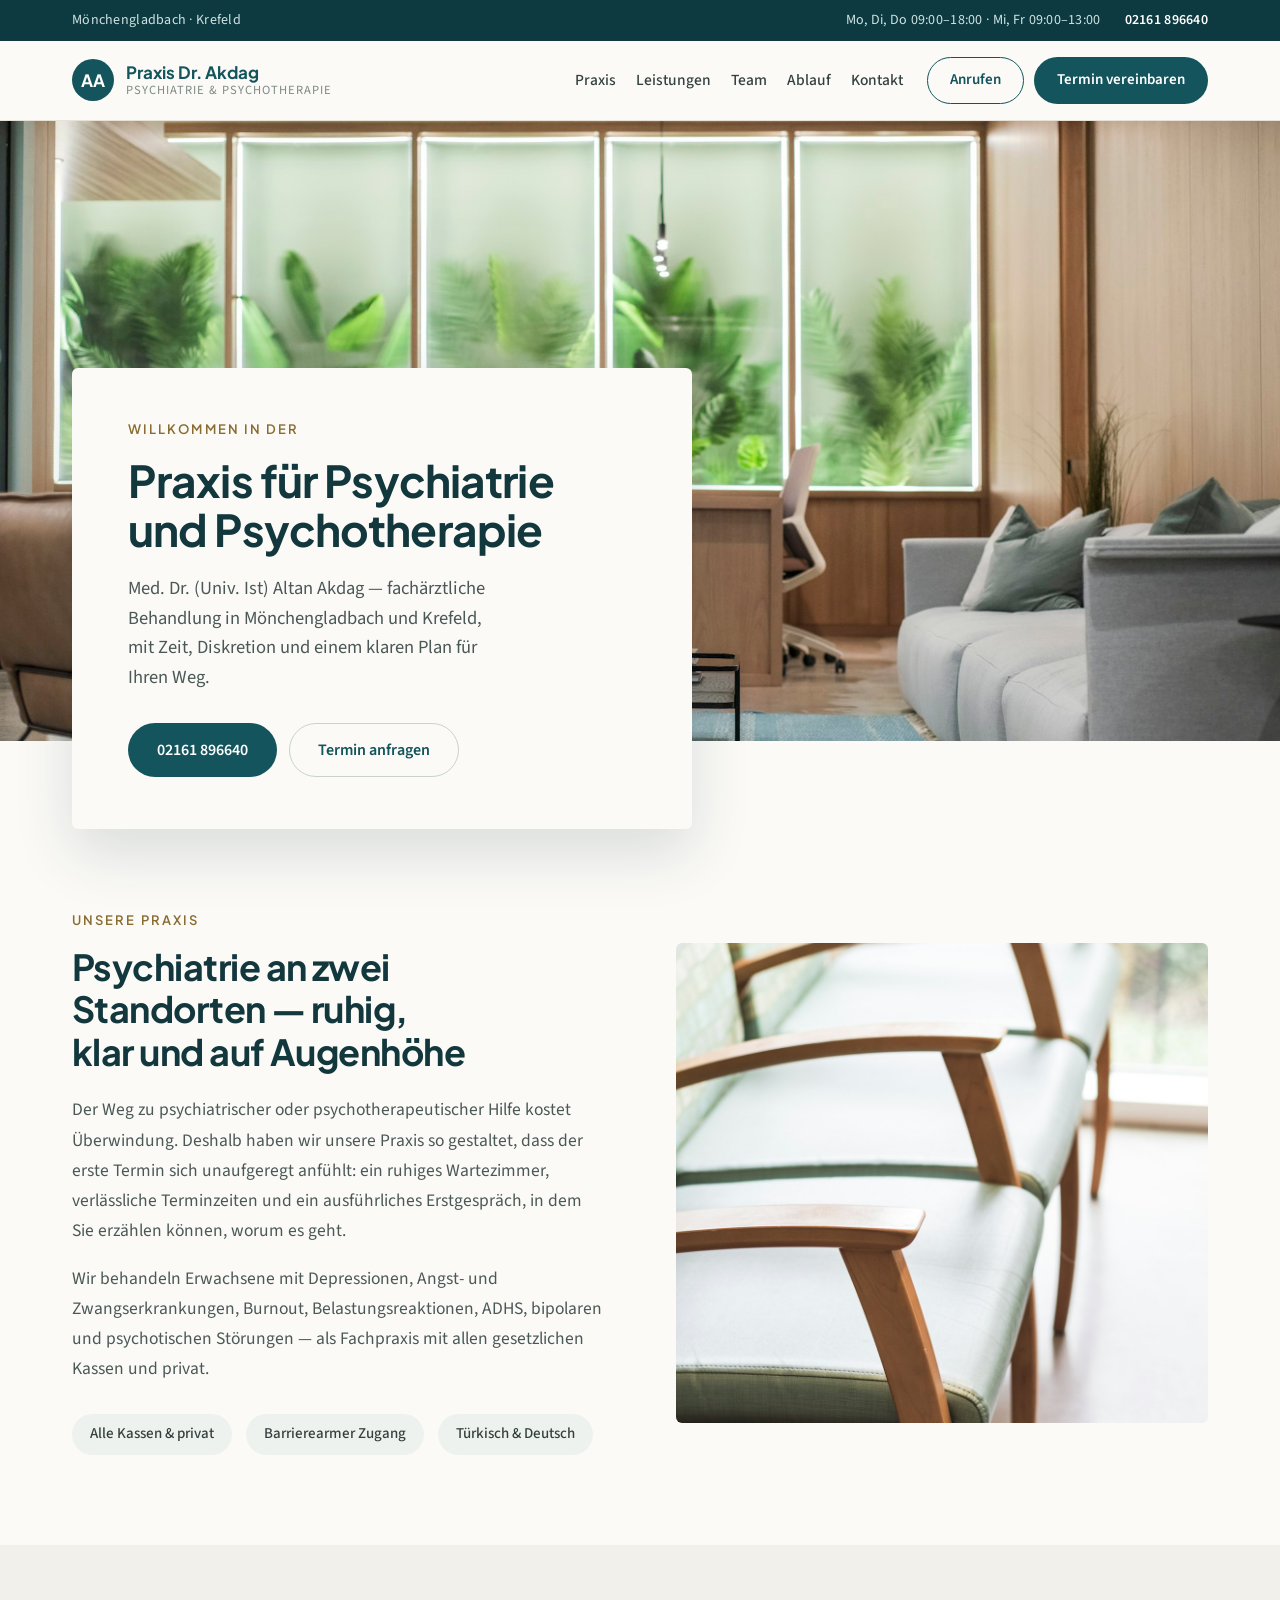
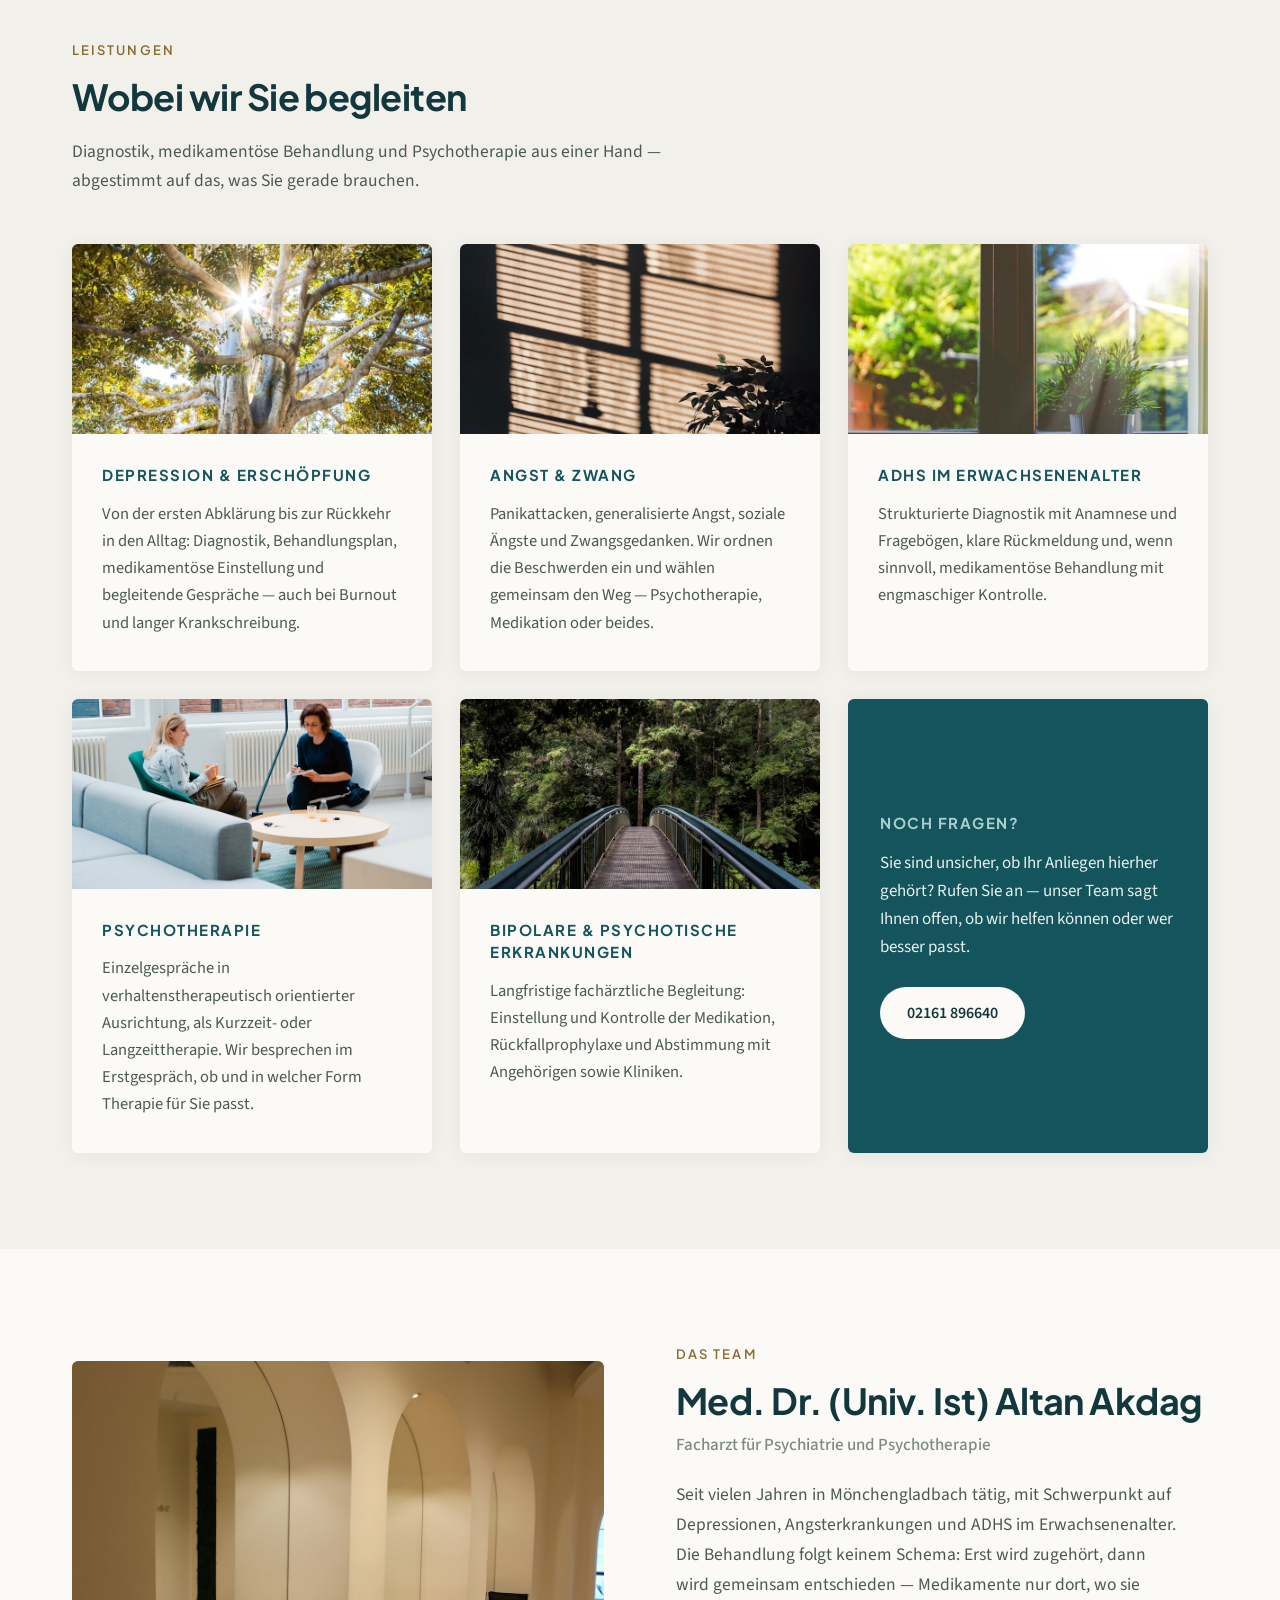
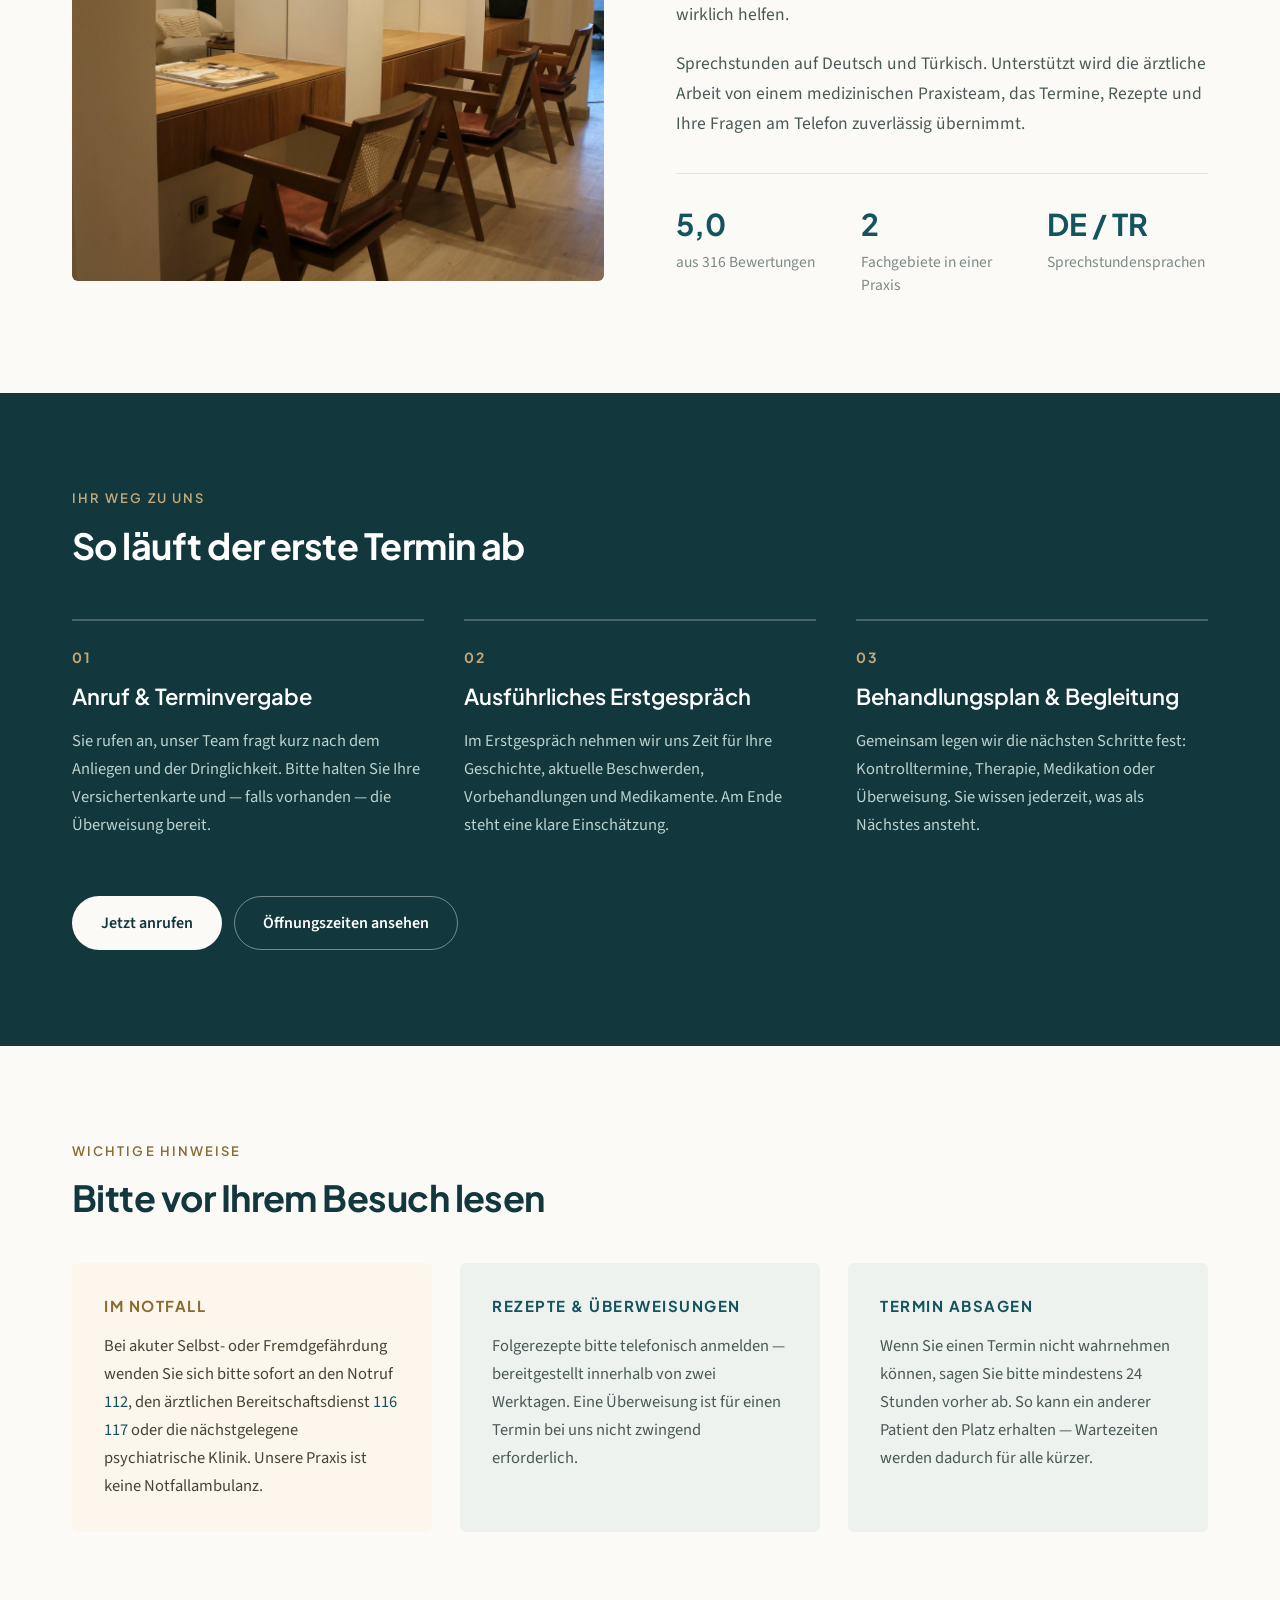
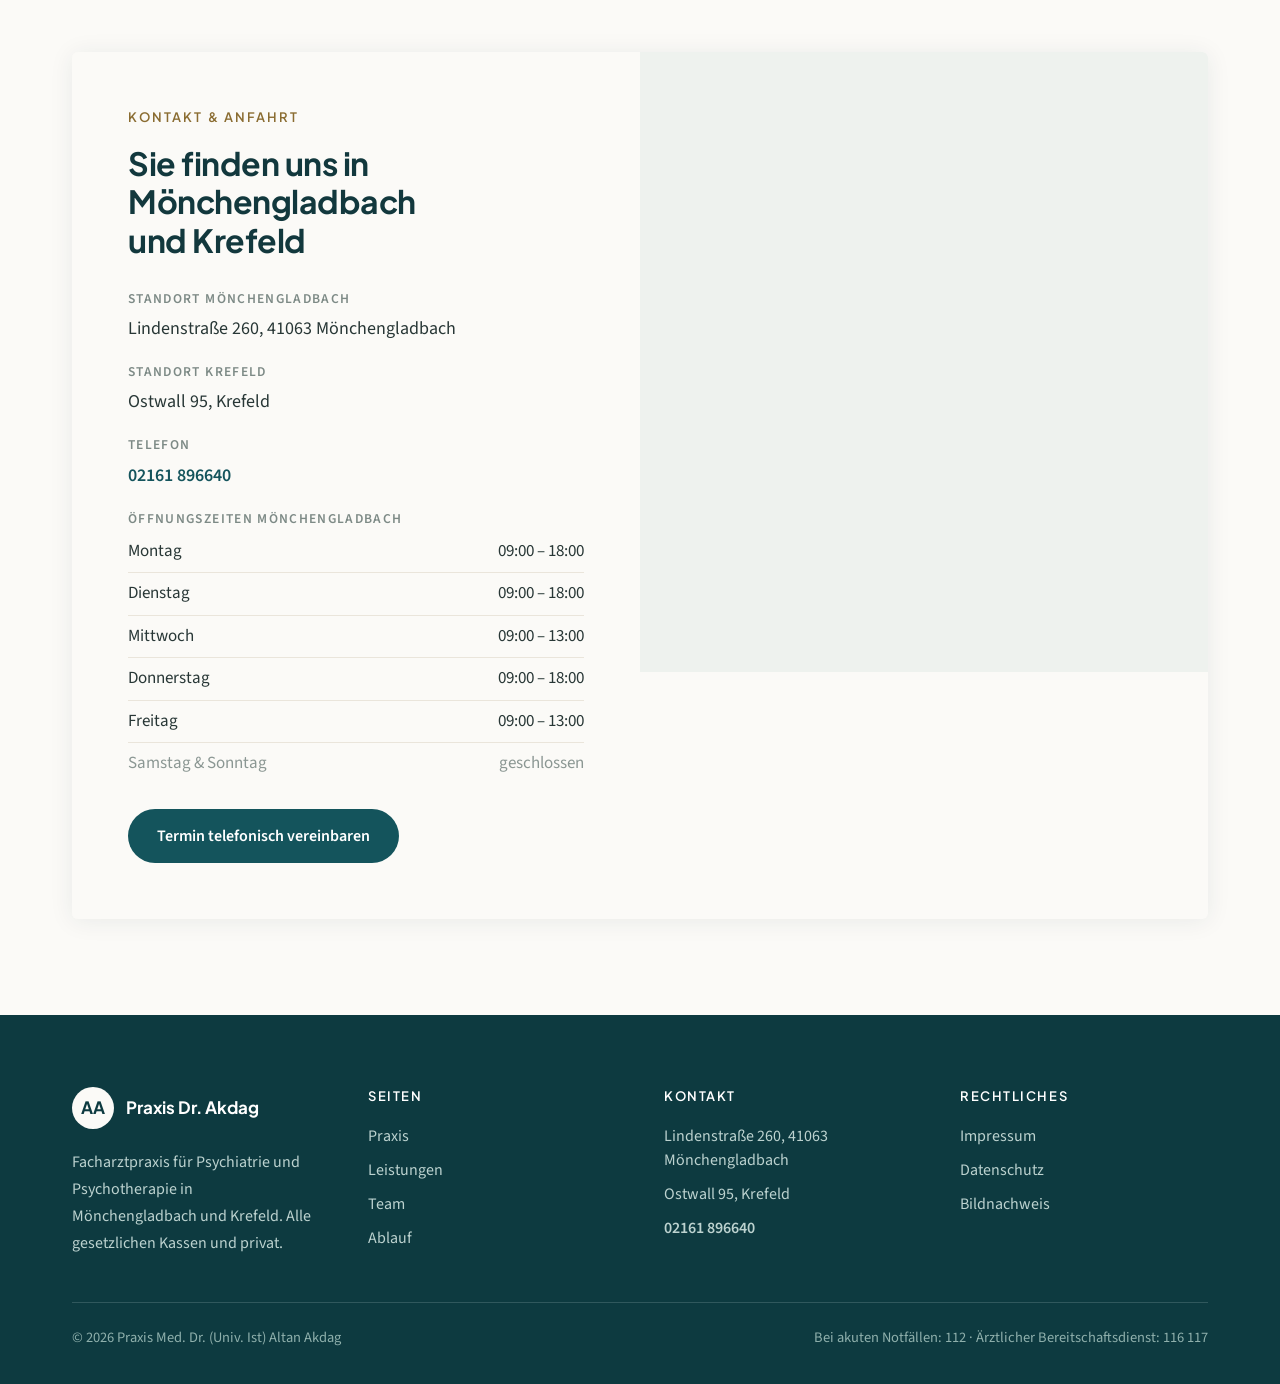
<file: index.html>
<!DOCTYPE html>
<html lang="de">
<head>
<meta charset="utf-8">
<meta name="viewport" content="width=device-width, initial-scale=1">
<title>Praxis Dr. Altan Akdag — Psychiatrie und Psychotherapie Mönchengladbach</title>
<meta name="description" content="Facharztpraxis für Psychiatrie und Psychotherapie in Mönchengladbach und Krefeld. Med. Dr. (Univ. Ist) Altan Akdag — Depression, Angst, ADHS, Psychotherapie. Alle Kassen und privat. Termine: 02161 896640.">
<meta name="theme-color" content="#14545c">
<meta property="og:type" content="website">
<meta property="og:locale" content="de_DE">
<meta property="og:title" content="Praxis Dr. Altan Akdag — Psychiatrie und Psychotherapie Mönchengladbach">
<meta property="og:description" content="Fachärztliche Behandlung in Mönchengladbach, mit Zeit, Diskretion und einem klaren Plan für Ihren Weg.">
<meta property="og:image" content="assets/img/hero-praxis.jpg">
<link rel="icon" href="data:image/svg+xml,%3Csvg xmlns='http://www.w3.org/2000/svg' viewBox='0 0 64 64'%3E%3Ccircle cx='32' cy='32' r='32' fill='%2314545c'/%3E%3Ctext x='32' y='43' font-family='Helvetica,Arial,sans-serif' font-size='28' font-weight='700' fill='%23ffffff' text-anchor='middle'%3EAA%3C/text%3E%3C/svg%3E">
<link rel="preconnect" href="https://fonts.googleapis.com">
<link rel="preconnect" href="https://fonts.gstatic.com" crossorigin>
<link href="https://fonts.googleapis.com/css2?family=Plus+Jakarta+Sans:wght@400;500;600;700&family=Source+Sans+3:wght@300;400;500;600&display=swap" rel="stylesheet">
<link rel="stylesheet" href="assets/css/style.css">
</head>
<body>

<a class="skip-link" href="#top">Zum Inhalt springen</a>

<div class="topbar">
  <div class="wrap">
    <span class="topbar__orte">Mönchengladbach · Krefeld</span>
    <span class="topbar__right">
      <span class="topbar__hours">Mo, Di, Do 09:00–18:00 · Mi, Fr 09:00–13:00</span>
      <a href="tel:+492161896640">02161 896640</a>
    </span>
  </div>
</div>

<header class="header">
  <div class="wrap">
    <a class="brand" href="#top">
      <span class="brand__mark" aria-hidden="true">AA</span>
      <span class="brand__text">
        <span class="brand__name">Praxis Dr. Akdag</span>
        <span class="brand__sub">Psychiatrie &amp; Psychotherapie</span>
      </span>
    </a>

    <input class="nav-toggle" type="checkbox" id="nav-toggle" hidden>
    <label class="nav-toggle__btn" for="nav-toggle" aria-label="Menü öffnen und schließen">
      <span></span><span></span><span></span>
    </label>

    <div class="header__menu">
      <nav class="nav" aria-label="Hauptnavigation">
        <a href="#praxis">Praxis</a>
        <a href="#leistungen">Leistungen</a>
        <a href="#team">Team</a>
        <a href="#ablauf">Ablauf</a>
        <a href="#kontakt">Kontakt</a>
      </nav>

      <div class="header__actions">
        <a class="btn btn--sm btn--ghost" href="tel:+492161896640">Anrufen</a>
        <a class="btn btn--sm btn--primary" href="#kontakt">Termin vereinbaren</a>
      </div>
    </div>
  </div>
</header>

<main id="top">

  <section class="hero">
    <div class="hero__media">
      <img src="assets/img/hero-praxis.jpg" alt="Heller, ruhiger Wartebereich der Praxis mit Sesseln, Sofa und Pflanzen vor Milchglasfenstern" width="1800" height="1200" fetchpriority="high">
    </div>
    <div class="hero__wrap">
      <div class="hero__card">
        <p class="eyebrow">Willkommen in der</p>
        <h1 class="hero__title">Praxis für Psychiatrie und Psychotherapie</h1>
        <p class="hero__text">Med. Dr. (Univ. Ist) Altan Akdag — fachärztliche Behandlung in Mönchengladbach und Krefeld, mit Zeit, Diskretion und einem klaren Plan für Ihren Weg.</p>
        <div class="btn-row">
          <a class="btn btn--primary" href="tel:+492161896640">02161 896640</a>
          <a class="btn btn--ghost" href="#kontakt">Termin anfragen</a>
        </div>
      </div>
    </div>
  </section>

  <section class="wrap split" id="praxis">
    <div>
      <p class="eyebrow">Unsere Praxis</p>
      <h2 class="h-section">Psychiatrie an zwei Standorten — ruhig, klar und auf Augenhöhe</h2>
      <p class="lead" style="margin-top:22px;">Der Weg zu psychiatrischer oder psychotherapeutischer Hilfe kostet Überwindung. Deshalb haben wir unsere Praxis so gestaltet, dass der erste Termin sich unaufgeregt anfühlt: ein ruhiges Wartezimmer, verlässliche Terminzeiten und ein ausführliches Erstgespräch, in dem Sie erzählen können, worum es geht.</p>
      <p class="lead">Wir behandeln Erwachsene mit Depressionen, Angst- und Zwangserkrankungen, Burnout, Belastungsreaktionen, ADHS, bipolaren und psychotischen Störungen — als Fachpraxis mit allen gesetzlichen Kassen und privat.</p>
      <div class="tags">
        <span class="tag">Alle Kassen &amp; privat</span>
        <span class="tag">Barrierearmer Zugang</span>
        <span class="tag">Türkisch &amp; Deutsch</span>
      </div>
    </div>
    <div class="split__media">
      <img src="assets/img/wartezimmer.jpg" alt="Holzsessel mit hellgrünen Polstern im Wartebereich, daneben ein Fenster mit Tageslicht" width="1100" height="1400" loading="lazy">
    </div>
  </section>

  <section class="leistungen" id="leistungen">
    <div class="wrap">
      <div class="leistungen__intro">
        <p class="eyebrow">Leistungen</p>
        <h2 class="h-section">Wobei wir Sie begleiten</h2>
        <p>Diagnostik, medikamentöse Behandlung und Psychotherapie aus einer Hand — abgestimmt auf das, was Sie gerade brauchen.</p>
      </div>

      <div class="cards">

        <article class="card">
          <div class="card__media"><img src="assets/img/leistung-depression.jpg" alt="Sonnenlicht fällt durch die Äste eines großen Baumes" width="800" height="600" loading="lazy"></div>
          <div class="card__body">
            <h3 class="card__title">Depression &amp; Erschöpfung</h3>
            <p class="card__text">Von der ersten Abklärung bis zur Rückkehr in den Alltag: Diagnostik, Behandlungsplan, medikamentöse Einstellung und begleitende Gespräche — auch bei Burnout und langer Krankschreibung.</p>
          </div>
        </article>

        <article class="card">
          <div class="card__media"><img src="assets/img/leistung-angst.jpg" alt="Ruhiger Raum mit Lichtstreifen einer Jalousie an der Wand und einer Zimmerpflanze" width="800" height="600" loading="lazy"></div>
          <div class="card__body">
            <h3 class="card__title">Angst &amp; Zwang</h3>
            <p class="card__text">Panikattacken, generalisierte Angst, soziale Ängste und Zwangsgedanken. Wir ordnen die Beschwerden ein und wählen gemeinsam den Weg — Psychotherapie, Medikation oder beides.</p>
          </div>
        </article>

        <article class="card">
          <div class="card__media"><img src="assets/img/leistung-adhs.jpg" alt="Grüne Pflanze auf einer Fensterbank vor geöffnetem Fenster" width="800" height="600" loading="lazy"></div>
          <div class="card__body">
            <h3 class="card__title">ADHS im Erwachsenenalter</h3>
            <p class="card__text">Strukturierte Diagnostik mit Anamnese und Fragebögen, klare Rückmeldung und, wenn sinnvoll, medikamentöse Behandlung mit engmaschiger Kontrolle.</p>
          </div>
        </article>

        <article class="card">
          <div class="card__media"><img src="assets/img/leistung-therapie.jpg" alt="Zwei Personen im Gespräch in einem hellen Raum mit Sesseln und Sofa" width="800" height="600" loading="lazy"></div>
          <div class="card__body">
            <h3 class="card__title">Psychotherapie</h3>
            <p class="card__text">Einzelgespräche in verhaltenstherapeutisch orientierter Ausrichtung, als Kurzzeit- oder Langzeittherapie. Wir besprechen im Erstgespräch, ob und in welcher Form Therapie für Sie passt.</p>
          </div>
        </article>

        <article class="card">
          <div class="card__media"><img src="assets/img/leistung-bipolar.jpg" alt="Ein schmaler Steg führt durch dichten, grünen Wald" width="800" height="600" loading="lazy"></div>
          <div class="card__body">
            <h3 class="card__title">Bipolare &amp; psychotische Erkrankungen</h3>
            <p class="card__text">Langfristige fachärztliche Begleitung: Einstellung und Kontrolle der Medikation, Rückfallprophylaxe und Abstimmung mit Angehörigen sowie Kliniken.</p>
          </div>
        </article>

        <article class="card card--cta">
          <h3 class="card__title">Noch Fragen?</h3>
          <p class="card__text">Sie sind unsicher, ob Ihr Anliegen hierher gehört? Rufen Sie an — unser Team sagt Ihnen offen, ob wir helfen können oder wer besser passt.</p>
          <a class="btn btn--light" href="tel:+492161896640">02161 896640</a>
        </article>

      </div>
    </div>
  </section>

  <section class="wrap split" id="team">
    <div class="split__media">
      <img src="assets/img/team-praxisraum.jpg" alt="Ruhige Sprechzimmer-Nischen mit Holzstühlen und warmem Licht" width="1100" height="1400" loading="lazy">
    </div>
    <div>
      <p class="eyebrow">Das Team</p>
      <h2 class="h-section">Med. Dr. (Univ. Ist) Altan Akdag</h2>
      <p class="role">Facharzt für Psychiatrie und Psychotherapie</p>
      <p class="lead" style="margin-top:22px;">Seit vielen Jahren in Mönchengladbach tätig, mit Schwerpunkt auf Depressionen, Angsterkrankungen und ADHS im Erwachsenenalter. Die Behandlung folgt keinem Schema: Erst wird zugehört, dann wird gemeinsam entschieden — Medikamente nur dort, wo sie wirklich helfen.</p>
      <p class="lead">Sprechstunden auf Deutsch und Türkisch. Unterstützt wird die ärztliche Arbeit von einem medizinischen Praxisteam, das Termine, Rezepte und Ihre Fragen am Telefon zuverlässig übernimmt.</p>
      <div class="facts">
        <div>
          <p class="facts__num">5,0</p>
          <p class="facts__label">aus 316 Bewertungen</p>
        </div>
        <div>
          <p class="facts__num">2</p>
          <p class="facts__label">Fachgebiete in einer Praxis</p>
        </div>
        <div>
          <p class="facts__num">DE / TR</p>
          <p class="facts__label">Sprechstundensprachen</p>
        </div>
      </div>
    </div>
  </section>

  <section class="ablauf" id="ablauf">
    <div class="wrap">
      <div style="max-width:640px;">
        <p class="eyebrow eyebrow--light">Ihr Weg zu uns</p>
        <h2 class="h-section h-section--light">So läuft der erste Termin ab</h2>
      </div>
      <div class="steps">
        <div class="step">
          <p class="step__num">01</p>
          <h3 class="step__title">Anruf &amp; Terminvergabe</h3>
          <p class="step__text">Sie rufen an, unser Team fragt kurz nach dem Anliegen und der Dringlichkeit. Bitte halten Sie Ihre Versichertenkarte und — falls vorhanden — die Überweisung bereit.</p>
        </div>
        <div class="step">
          <p class="step__num">02</p>
          <h3 class="step__title">Ausführliches Erstgespräch</h3>
          <p class="step__text">Im Erstgespräch nehmen wir uns Zeit für Ihre Geschichte, aktuelle Beschwerden, Vorbehandlungen und Medikamente. Am Ende steht eine klare Einschätzung.</p>
        </div>
        <div class="step">
          <p class="step__num">03</p>
          <h3 class="step__title">Behandlungsplan &amp; Begleitung</h3>
          <p class="step__text">Gemeinsam legen wir die nächsten Schritte fest: Kontrolltermine, Therapie, Medikation oder Überweisung. Sie wissen jederzeit, was als Nächstes ansteht.</p>
        </div>
      </div>
      <div class="btn-row">
        <a class="btn btn--light" href="tel:+492161896640">Jetzt anrufen</a>
        <a class="btn btn--outline-light" href="#kontakt">Öffnungszeiten ansehen</a>
      </div>
    </div>
  </section>

  <section class="wrap hinweise">
    <p class="eyebrow">Wichtige Hinweise</p>
    <h2 class="h-section">Bitte vor Ihrem Besuch lesen</h2>
    <div class="notes">
      <div class="note note--warn">
        <h3 class="note__title">Im Notfall</h3>
        <p class="note__text">Bei akuter Selbst- oder Fremdgefährdung wenden Sie sich bitte sofort an den Notruf <a href="tel:112">112</a>, den ärztlichen Bereitschaftsdienst <a href="tel:116117">116 117</a> oder die nächstgelegene psychiatrische Klinik. Unsere Praxis ist keine Notfallambulanz.</p>
      </div>
      <div class="note">
        <h3 class="note__title">Rezepte &amp; Überweisungen</h3>
        <p class="note__text">Folgerezepte bitte telefonisch anmelden — bereitgestellt innerhalb von zwei Werktagen. Eine Überweisung ist für einen Termin bei uns nicht zwingend erforderlich.</p>
      </div>
      <div class="note">
        <h3 class="note__title">Termin absagen</h3>
        <p class="note__text">Wenn Sie einen Termin nicht wahrnehmen können, sagen Sie bitte mindestens 24 Stunden vorher ab. So kann ein anderer Patient den Platz erhalten — Wartezeiten werden dadurch für alle kürzer.</p>
      </div>
    </div>
  </section>

  <section class="wrap kontakt" id="kontakt">
    <div class="kontakt__grid">
      <div class="kontakt__panel">
        <p class="eyebrow">Kontakt &amp; Anfahrt</p>
        <h2 class="h-section">Sie finden uns in Mönchengladbach und Krefeld</h2>
        <div class="kontakt__list">
          <div>
            <p class="kontakt__label">Standort Mönchengladbach</p>
            <p class="kontakt__value">Lindenstraße 260, 41063 Mönchengladbach</p>
          </div>
          <div>
            <p class="kontakt__label">Standort Krefeld</p>
            <p class="kontakt__value">Ostwall 95, Krefeld</p>
          </div>
          <div>
            <p class="kontakt__label">Telefon</p>
            <p class="kontakt__value"><a href="tel:+492161896640">02161 896640</a></p>
          </div>
          <div>
            <p class="kontakt__label">Öffnungszeiten Mönchengladbach</p>
            <div class="hours">
              <div class="hours__row"><span>Montag</span><span>09:00 – 18:00</span></div>
              <div class="hours__row"><span>Dienstag</span><span>09:00 – 18:00</span></div>
              <div class="hours__row"><span>Mittwoch</span><span>09:00 – 13:00</span></div>
              <div class="hours__row"><span>Donnerstag</span><span>09:00 – 18:00</span></div>
              <div class="hours__row"><span>Freitag</span><span>09:00 – 13:00</span></div>
              <div class="hours__row"><span>Samstag &amp; Sonntag</span><span>geschlossen</span></div>
            </div>
          </div>
        </div>
        <a class="btn btn--primary" href="tel:+492161896640">Termin telefonisch vereinbaren</a>
      </div>
      <iframe
        class="kontakt__map"
        title="Karte: Lindenstraße 260, 41063 Mönchengladbach"
        src="https://www.google.com/maps?q=Lindenstra%C3%9Fe%20260%2C%2041063%20M%C3%B6nchengladbach&amp;hl=de&amp;output=embed"
        loading="lazy"
        referrerpolicy="no-referrer-when-downgrade"
        allowfullscreen></iframe>
    </div>
  </section>

</main>

<footer class="footer">
  <div class="wrap">
    <div class="footer__grid">
      <div>
        <div class="brand">
          <span class="brand__mark" aria-hidden="true">AA</span>
          <span class="brand__name">Praxis Dr. Akdag</span>
        </div>
        <p class="footer__about">Facharztpraxis für Psychiatrie und Psychotherapie in Mönchengladbach und Krefeld. Alle gesetzlichen Kassen und privat.</p>
      </div>
      <div>
        <h2>Seiten</h2>
        <div class="footer__list">
          <a href="#praxis">Praxis</a>
          <a href="#leistungen">Leistungen</a>
          <a href="#team">Team</a>
          <a href="#ablauf">Ablauf</a>
        </div>
      </div>
      <div>
        <h2>Kontakt</h2>
        <div class="footer__list">
          <span>Lindenstraße 260, 41063 Mönchengladbach</span>
          <span>Ostwall 95, Krefeld</span>
          <a class="footer__phone" href="tel:+492161896640">02161 896640</a>
        </div>
      </div>
      <div>
        <h2>Rechtliches</h2>
        <div class="footer__list">
          <a href="impressum.html">Impressum</a>
          <a href="datenschutz.html">Datenschutz</a>
          <a href="impressum.html#bildnachweis">Bildnachweis</a>
        </div>
      </div>
    </div>
    <div class="footer__bottom">
      <span>© 2026 Praxis Med. Dr. (Univ. Ist) Altan Akdag</span>
      <span>Bei akuten Notfällen: 112 · Ärztlicher Bereitschaftsdienst: 116 117</span>
    </div>
  </div>
</footer>

<script>
  // Mobilmenü nach dem Antippen eines Links wieder schließen
  document.querySelectorAll('.header__menu a').forEach(function (link) {
    link.addEventListener('click', function () {
      document.getElementById('nav-toggle').checked = false;
    });
  });
</script>

<script type="application/ld+json">
{
  "@context": "https://schema.org",
  "@type": "MedicalClinic",
  "name": "Praxis Med. Dr. (Univ. Ist) Altan Akdag — Facharzt für Psychiatrie und Psychotherapie",
  "medicalSpecialty": "Psychiatric",
  "address": {
    "@type": "PostalAddress",
    "streetAddress": "Lindenstraße 260",
    "postalCode": "41063",
    "addressLocality": "Mönchengladbach",
    "addressCountry": "DE"
  },
  "telephone": "+49 2161 896640",
  "availableLanguage": ["de", "tr"],
  "openingHoursSpecification": [
    { "@type": "OpeningHoursSpecification", "dayOfWeek": ["Monday", "Tuesday", "Thursday"], "opens": "09:00", "closes": "18:00" },
    { "@type": "OpeningHoursSpecification", "dayOfWeek": ["Wednesday", "Friday"], "opens": "09:00", "closes": "13:00" }
  ]
}
</script>

</body>
</html>
</file>
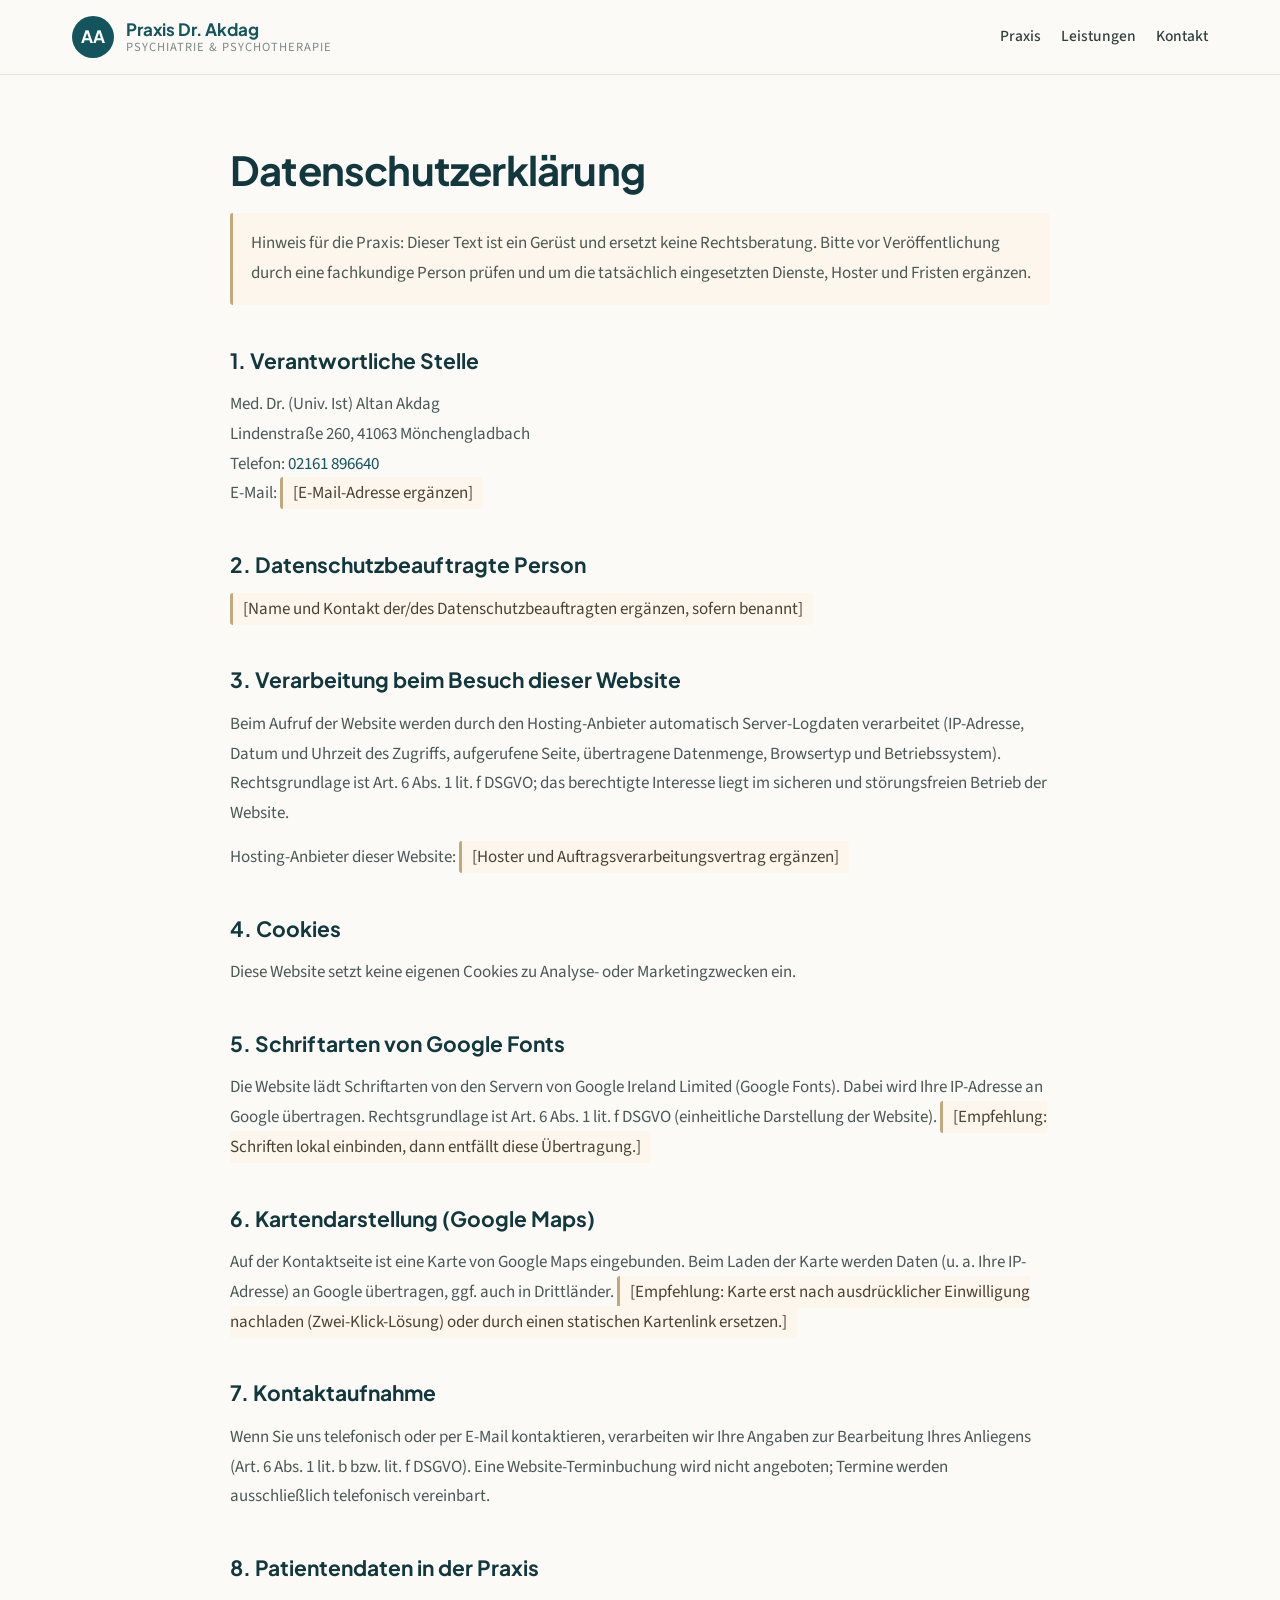
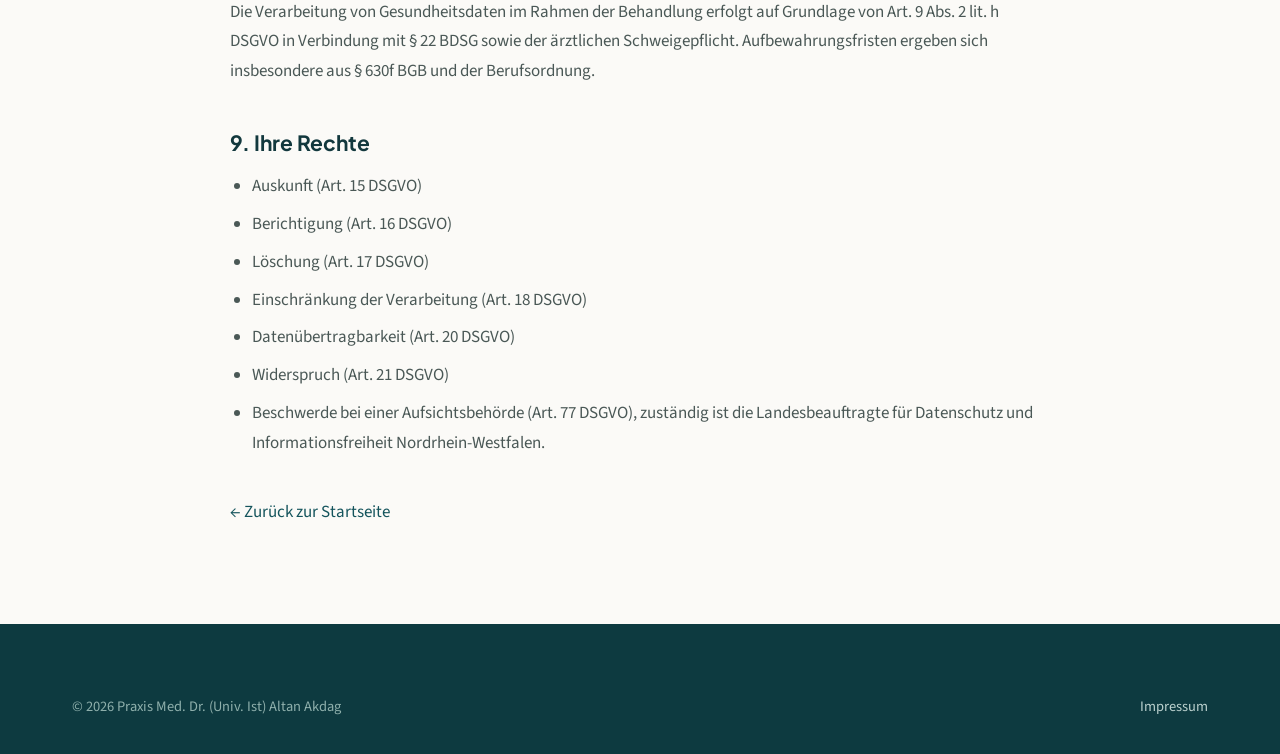
<file: datenschutz.html>
<!DOCTYPE html>
<html lang="de">
<head>
<meta charset="utf-8">
<meta name="viewport" content="width=device-width, initial-scale=1">
<title>Datenschutzerklärung — Praxis Dr. Altan Akdag, Mönchengladbach</title>
<meta name="description" content="Datenschutzerklärung der Facharztpraxis für Psychiatrie und Psychotherapie Med. Dr. (Univ. Ist) Altan Akdag in Mönchengladbach.">
<meta name="robots" content="noindex">
<link rel="icon" href="data:image/svg+xml,%3Csvg xmlns='http://www.w3.org/2000/svg' viewBox='0 0 64 64'%3E%3Ccircle cx='32' cy='32' r='32' fill='%2314545c'/%3E%3Ctext x='32' y='43' font-family='Helvetica,Arial,sans-serif' font-size='28' font-weight='700' fill='%23ffffff' text-anchor='middle'%3EAA%3C/text%3E%3C/svg%3E">
<link rel="preconnect" href="https://fonts.googleapis.com">
<link rel="preconnect" href="https://fonts.gstatic.com" crossorigin>
<link href="https://fonts.googleapis.com/css2?family=Plus+Jakarta+Sans:wght@400;500;600;700&family=Source+Sans+3:wght@300;400;500;600&display=swap" rel="stylesheet">
<link rel="stylesheet" href="assets/css/style.css">
</head>
<body>

<header class="header">
  <div class="wrap">
    <a class="brand" href="index.html">
      <span class="brand__mark" aria-hidden="true">AA</span>
      <span class="brand__text">
        <span class="brand__name">Praxis Dr. Akdag</span>
        <span class="brand__sub">Psychiatrie &amp; Psychotherapie</span>
      </span>
    </a>
    <nav class="nav" aria-label="Hauptnavigation">
      <a href="index.html#praxis">Praxis</a>
      <a href="index.html#leistungen">Leistungen</a>
      <a href="index.html#kontakt">Kontakt</a>
    </nav>
  </div>
</header>

<main class="wrap page">
  <h1>Datenschutzerklärung</h1>
  <p class="todo" style="display:block; padding:16px 18px; margin-top:20px;">Hinweis für die Praxis: Dieser Text ist ein Gerüst und ersetzt keine Rechtsberatung. Bitte vor Veröffentlichung durch eine fachkundige Person prüfen und um die tatsächlich eingesetzten Dienste, Hoster und Fristen ergänzen.</p>

  <h2>1. Verantwortliche Stelle</h2>
  <p>
    Med. Dr. (Univ. Ist) Altan Akdag<br>
    Lindenstraße 260, 41063 Mönchengladbach<br>
    Telefon: <a href="tel:+492161896640">02161 896640</a><br>
    E-Mail: <span class="todo">[E-Mail-Adresse ergänzen]</span>
  </p>

  <h2>2. Datenschutzbeauftragte Person</h2>
  <p><span class="todo">[Name und Kontakt der/des Datenschutzbeauftragten ergänzen, sofern benannt]</span></p>

  <h2>3. Verarbeitung beim Besuch dieser Website</h2>
  <p>Beim Aufruf der Website werden durch den Hosting-Anbieter automatisch Server-Logdaten verarbeitet (IP-Adresse, Datum und Uhrzeit des Zugriffs, aufgerufene Seite, übertragene Datenmenge, Browsertyp und Betriebssystem). Rechtsgrundlage ist Art. 6 Abs. 1 lit. f DSGVO; das berechtigte Interesse liegt im sicheren und störungsfreien Betrieb der Website.</p>
  <p>Hosting-Anbieter dieser Website: <span class="todo">[Hoster und Auftragsverarbeitungsvertrag ergänzen]</span></p>

  <h2>4. Cookies</h2>
  <p>Diese Website setzt keine eigenen Cookies zu Analyse- oder Marketingzwecken ein.</p>

  <h2>5. Schriftarten von Google Fonts</h2>
  <p>Die Website lädt Schriftarten von den Servern von Google Ireland Limited (Google Fonts). Dabei wird Ihre IP-Adresse an Google übertragen. Rechtsgrundlage ist Art. 6 Abs. 1 lit. f DSGVO (einheitliche Darstellung der Website). <span class="todo">[Empfehlung: Schriften lokal einbinden, dann entfällt diese Übertragung.]</span></p>

  <h2>6. Kartendarstellung (Google Maps)</h2>
  <p>Auf der Kontaktseite ist eine Karte von Google Maps eingebunden. Beim Laden der Karte werden Daten (u. a. Ihre IP-Adresse) an Google übertragen, ggf. auch in Drittländer. <span class="todo">[Empfehlung: Karte erst nach ausdrücklicher Einwilligung nachladen (Zwei-Klick-Lösung) oder durch einen statischen Kartenlink ersetzen.]</span></p>

  <h2>7. Kontaktaufnahme</h2>
  <p>Wenn Sie uns telefonisch oder per E-Mail kontaktieren, verarbeiten wir Ihre Angaben zur Bearbeitung Ihres Anliegens (Art. 6 Abs. 1 lit. b bzw. lit. f DSGVO). Eine Website-Terminbuchung wird nicht angeboten; Termine werden ausschließlich telefonisch vereinbart.</p>

  <h2>8. Patientendaten in der Praxis</h2>
  <p>Die Verarbeitung von Gesundheitsdaten im Rahmen der Behandlung erfolgt auf Grundlage von Art. 9 Abs. 2 lit. h DSGVO in Verbindung mit § 22 BDSG sowie der ärztlichen Schweigepflicht. Aufbewahrungsfristen ergeben sich insbesondere aus § 630f BGB und der Berufsordnung.</p>

  <h2>9. Ihre Rechte</h2>
  <ul>
    <li>Auskunft (Art. 15 DSGVO)</li>
    <li>Berichtigung (Art. 16 DSGVO)</li>
    <li>Löschung (Art. 17 DSGVO)</li>
    <li>Einschränkung der Verarbeitung (Art. 18 DSGVO)</li>
    <li>Datenübertragbarkeit (Art. 20 DSGVO)</li>
    <li>Widerspruch (Art. 21 DSGVO)</li>
    <li>Beschwerde bei einer Aufsichtsbehörde (Art. 77 DSGVO), zuständig ist die Landesbeauftragte für Datenschutz und Informationsfreiheit Nordrhein-Westfalen.</li>
  </ul>

  <p style="margin-top:40px;"><a href="index.html">&larr; Zurück zur Startseite</a></p>
</main>

<footer class="footer">
  <div class="wrap">
    <div class="footer__bottom" style="margin-top:0; border-top:0; padding-top:0;">
      <span>© 2026 Praxis Med. Dr. (Univ. Ist) Altan Akdag</span>
      <span><a href="impressum.html" style="color:#bcd2cf;">Impressum</a></span>
    </div>
  </div>
</footer>

</body>
</html>
</file>
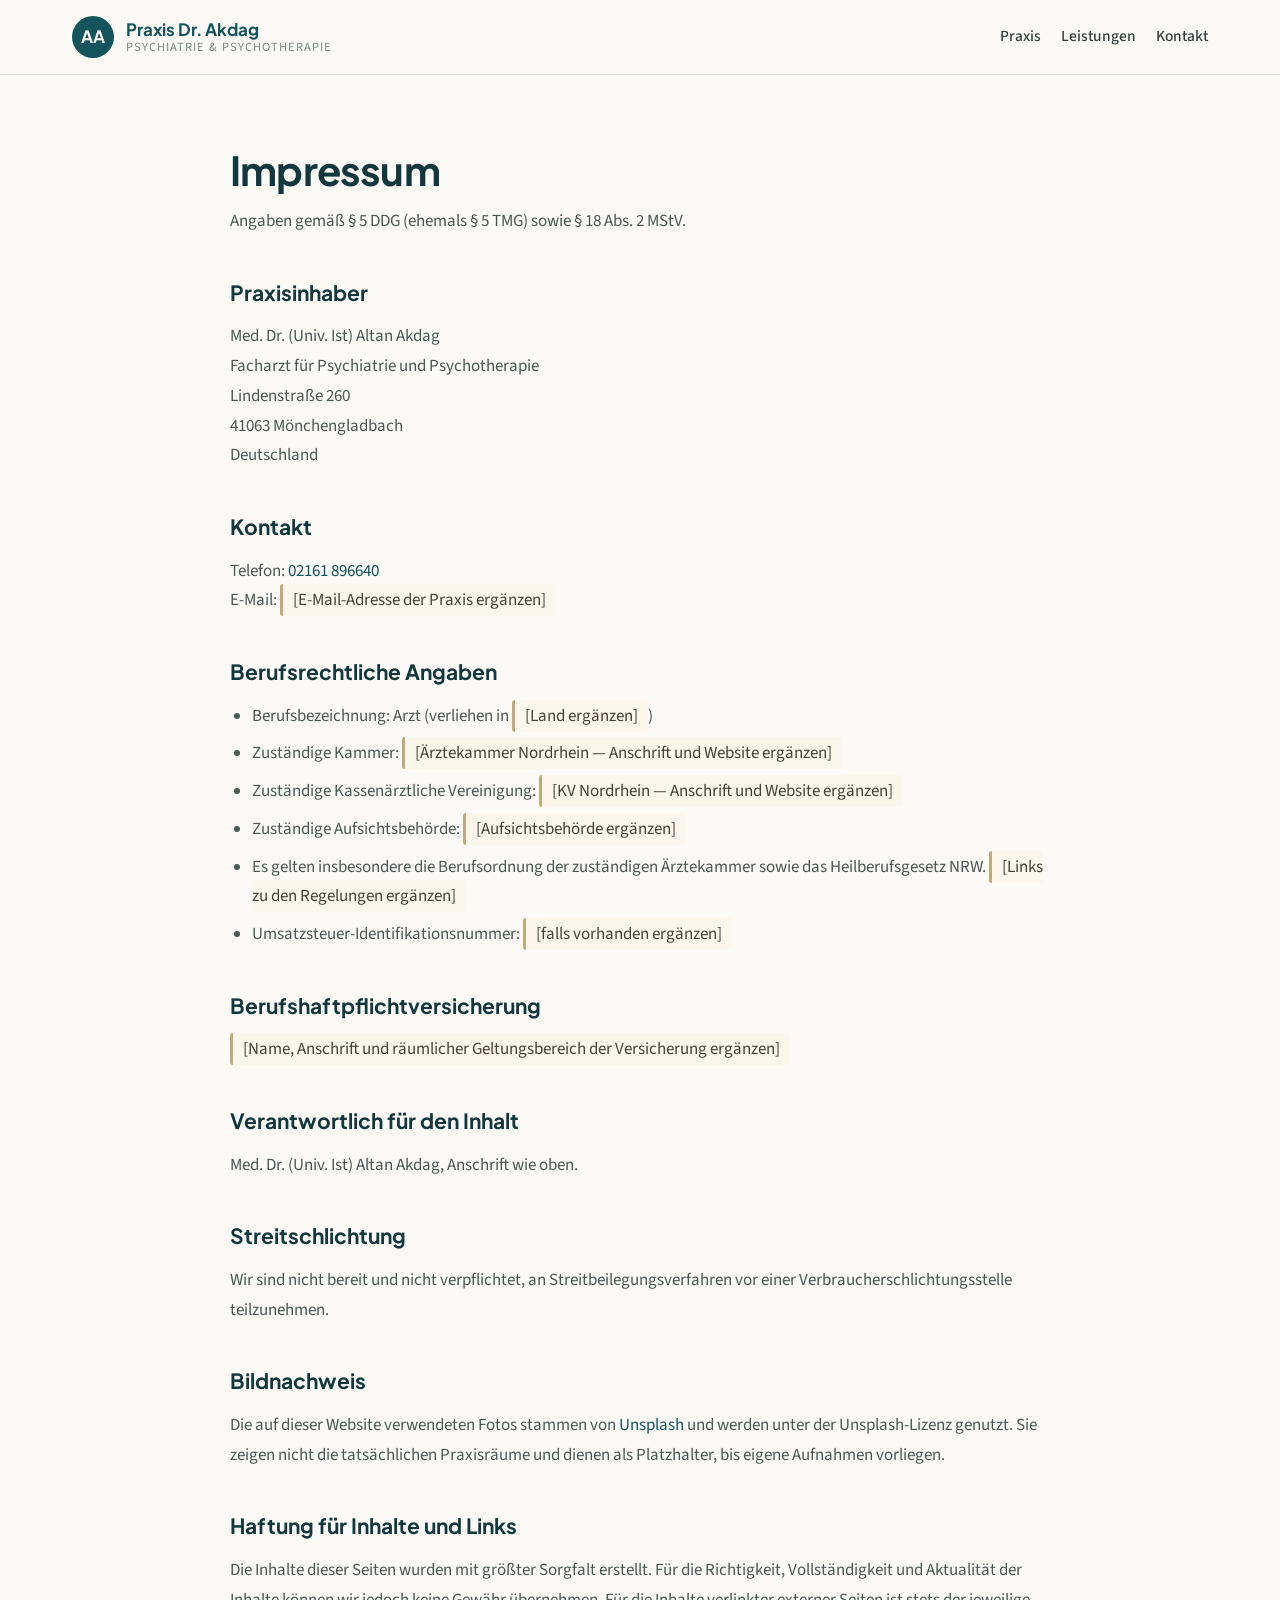
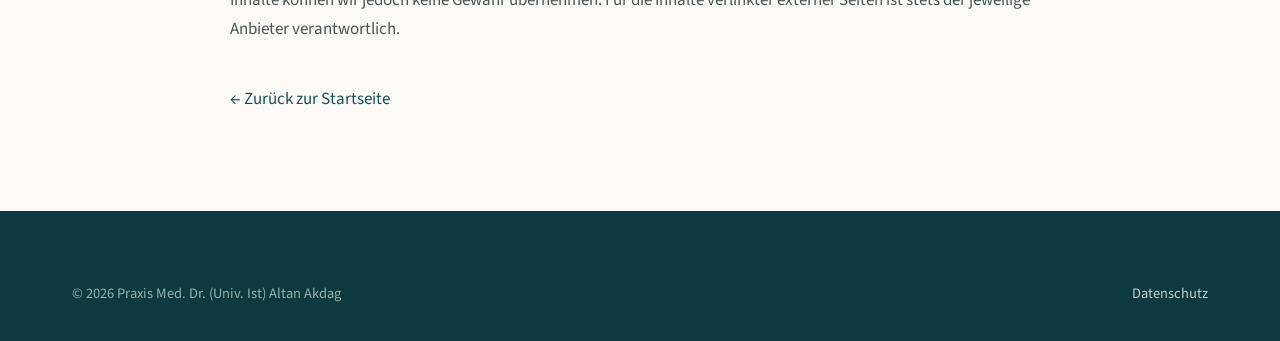
<file: impressum.html>
<!DOCTYPE html>
<html lang="de">
<head>
<meta charset="utf-8">
<meta name="viewport" content="width=device-width, initial-scale=1">
<title>Impressum — Praxis Dr. Altan Akdag, Mönchengladbach</title>
<meta name="description" content="Impressum der Facharztpraxis für Psychiatrie und Psychotherapie Med. Dr. (Univ. Ist) Altan Akdag, Lindenstraße 260, 41063 Mönchengladbach.">
<meta name="robots" content="noindex">
<link rel="icon" href="data:image/svg+xml,%3Csvg xmlns='http://www.w3.org/2000/svg' viewBox='0 0 64 64'%3E%3Ccircle cx='32' cy='32' r='32' fill='%2314545c'/%3E%3Ctext x='32' y='43' font-family='Helvetica,Arial,sans-serif' font-size='28' font-weight='700' fill='%23ffffff' text-anchor='middle'%3EAA%3C/text%3E%3C/svg%3E">
<link rel="preconnect" href="https://fonts.googleapis.com">
<link rel="preconnect" href="https://fonts.gstatic.com" crossorigin>
<link href="https://fonts.googleapis.com/css2?family=Plus+Jakarta+Sans:wght@400;500;600;700&family=Source+Sans+3:wght@300;400;500;600&display=swap" rel="stylesheet">
<link rel="stylesheet" href="assets/css/style.css">
</head>
<body>

<header class="header">
  <div class="wrap">
    <a class="brand" href="index.html">
      <span class="brand__mark" aria-hidden="true">AA</span>
      <span class="brand__text">
        <span class="brand__name">Praxis Dr. Akdag</span>
        <span class="brand__sub">Psychiatrie &amp; Psychotherapie</span>
      </span>
    </a>
    <nav class="nav" aria-label="Hauptnavigation">
      <a href="index.html#praxis">Praxis</a>
      <a href="index.html#leistungen">Leistungen</a>
      <a href="index.html#kontakt">Kontakt</a>
    </nav>
  </div>
</header>

<main class="wrap page">
  <h1>Impressum</h1>
  <p>Angaben gemäß § 5 DDG (ehemals § 5 TMG) sowie § 18 Abs. 2 MStV.</p>

  <h2>Praxisinhaber</h2>
  <p>
    Med. Dr. (Univ. Ist) Altan Akdag<br>
    Facharzt für Psychiatrie und Psychotherapie<br>
    Lindenstraße 260<br>
    41063 Mönchengladbach<br>
    Deutschland
  </p>

  <h2>Kontakt</h2>
  <p>
    Telefon: <a href="tel:+492161896640">02161 896640</a><br>
    E-Mail: <span class="todo">[E-Mail-Adresse der Praxis ergänzen]</span>
  </p>

  <h2>Berufsrechtliche Angaben</h2>
  <ul>
    <li>Berufsbezeichnung: Arzt (verliehen in <span class="todo">[Land ergänzen]</span>)</li>
    <li>Zuständige Kammer: <span class="todo">[Ärztekammer Nordrhein — Anschrift und Website ergänzen]</span></li>
    <li>Zuständige Kassenärztliche Vereinigung: <span class="todo">[KV Nordrhein — Anschrift und Website ergänzen]</span></li>
    <li>Zuständige Aufsichtsbehörde: <span class="todo">[Aufsichtsbehörde ergänzen]</span></li>
    <li>Es gelten insbesondere die Berufsordnung der zuständigen Ärztekammer sowie das Heilberufsgesetz NRW. <span class="todo">[Links zu den Regelungen ergänzen]</span></li>
    <li>Umsatzsteuer-Identifikationsnummer: <span class="todo">[falls vorhanden ergänzen]</span></li>
  </ul>

  <h2>Berufshaftpflichtversicherung</h2>
  <p><span class="todo">[Name, Anschrift und räumlicher Geltungsbereich der Versicherung ergänzen]</span></p>

  <h2>Verantwortlich für den Inhalt</h2>
  <p>Med. Dr. (Univ. Ist) Altan Akdag, Anschrift wie oben.</p>

  <h2>Streitschlichtung</h2>
  <p>Wir sind nicht bereit und nicht verpflichtet, an Streitbeilegungsverfahren vor einer Verbraucherschlichtungsstelle teilzunehmen.</p>

  <h2 id="bildnachweis">Bildnachweis</h2>
  <p>Die auf dieser Website verwendeten Fotos stammen von <a href="https://unsplash.com" rel="noopener">Unsplash</a> und werden unter der Unsplash-Lizenz genutzt. Sie zeigen nicht die tatsächlichen Praxisräume und dienen als Platzhalter, bis eigene Aufnahmen vorliegen.</p>

  <h2>Haftung für Inhalte und Links</h2>
  <p>Die Inhalte dieser Seiten wurden mit größter Sorgfalt erstellt. Für die Richtigkeit, Vollständigkeit und Aktualität der Inhalte können wir jedoch keine Gewähr übernehmen. Für die Inhalte verlinkter externer Seiten ist stets der jeweilige Anbieter verantwortlich.</p>

  <p style="margin-top:40px;"><a href="index.html">&larr; Zurück zur Startseite</a></p>
</main>

<footer class="footer">
  <div class="wrap">
    <div class="footer__bottom" style="margin-top:0; border-top:0; padding-top:0;">
      <span>© 2026 Praxis Med. Dr. (Univ. Ist) Altan Akdag</span>
      <span><a href="datenschutz.html" style="color:#bcd2cf;">Datenschutz</a></span>
    </div>
  </div>
</footer>

</body>
</html>
</file>
<file: assets/css/style.css>
/* ==========================================================================
   Praxis Med. Dr. (Univ. Ist) Altan Akdag — Psychiatrie und Psychotherapie
   Stylesheet zum Entwurf "Praxis Akdag Website"
   ========================================================================== */

:root {
  --bg:        #fbfaf7;
  --bg-sand:   #f2f0ea;
  --bg-mint:   #eef2ee;
  --bg-cream:  #fdf6ec;
  --teal:      #14545c;
  --teal-dark: #0d3a40;
  --teal-deep: #12383d;
  --gold:      #8a6c31;
  --gold-soft: #c2a97b;
  --ink:       #1c2a2b;
  --ink-soft:  #283736;
  --body:      #4a5856;
  --muted:     #7d8a86;
  --line:      #e7e2d8;
  --line-soft: #eae5db;
  --on-dark:   #e6f0ee;
  --on-dark-2: #bcd2cf;
  --sans:      "Source Sans 3", system-ui, -apple-system, "Segoe UI", sans-serif;
  --display:   "Plus Jakarta Sans", system-ui, -apple-system, "Segoe UI", sans-serif;
  --wrap:      1200px;
  --radius:    6px;
}

*, *::before, *::after { box-sizing: border-box; }

html { scroll-behavior: smooth; scroll-padding-top: 96px; }

body {
  margin: 0;
  background: var(--bg);
  color: var(--ink);
  font-family: var(--sans);
  font-size: 17px;
  line-height: 1.5;
  -webkit-font-smoothing: antialiased;
}

h1, h2, h3, h4, h5 { font-family: var(--display); margin: 0; }
p { margin: 0; }
img { display: block; max-width: 100%; }

a { color: var(--teal); text-decoration: none; transition: color .18s ease, background-color .18s ease, border-color .18s ease; }
a:hover { color: var(--teal-dark); }

:focus-visible { outline: 3px solid var(--gold); outline-offset: 3px; border-radius: 3px; }

.wrap { max-width: var(--wrap); margin: 0 auto; padding-left: 32px; padding-right: 32px; }

.skip-link {
  position: absolute; left: -9999px; top: 0; z-index: 100;
  background: var(--teal); color: #fff; padding: 12px 20px; border-radius: 0 0 var(--radius) 0; font-weight: 600;
}
.skip-link:focus { left: 0; color: #fff; }

/* --- Eyebrow / Überschriften ---------------------------------------------- */

.eyebrow {
  font-family: var(--display);
  font-size: 13px; letter-spacing: .16em; text-transform: uppercase;
  color: var(--gold); font-weight: 600; margin-bottom: 16px;
}
.eyebrow--light { color: var(--gold-soft); }

.h-section {
  font-size: clamp(28px, 4vw, 36px); line-height: 1.18; font-weight: 700;
  color: var(--teal-deep); letter-spacing: -.015em; text-wrap: balance;
}
.h-section--light { color: #fff; }

.lead { font-size: 17.5px; line-height: 1.72; color: var(--body); text-wrap: pretty; }
.lead + .lead { margin-top: 18px; }

/* --- Buttons -------------------------------------------------------------- */

.btn {
  display: inline-block; padding: 14px 28px; border-radius: 999px;
  font-weight: 600; font-size: 16px; white-space: nowrap; border: 1.5px solid transparent;
  cursor: pointer;
}
.btn--primary { background: var(--teal); color: #fff; }
.btn--primary:hover { background: var(--teal-dark); color: #fff; }
.btn--ghost { border-color: #c9d3ce; color: var(--teal); }
.btn--ghost:hover { border-color: var(--teal); color: var(--teal-dark); }
.btn--light { background: var(--bg); color: var(--teal-deep); }
.btn--light:hover { background: var(--on-dark); color: var(--teal-deep); }
.btn--outline-light { border-color: rgba(230, 240, 238, .45); color: #fff; }
.btn--outline-light:hover { border-color: #fff; color: #fff; }
.btn--sm { padding: 11px 22px; font-size: 15px; }
.btn--sm.btn--ghost { border-color: var(--teal); }
.btn--sm.btn--ghost:hover { background: var(--teal); color: #fff; }

.btn-row { display: flex; gap: 12px; flex-wrap: wrap; }

/* --- Topbar --------------------------------------------------------------- */

.topbar { background: var(--teal-dark); color: #cfe3e2; font-size: 14px; letter-spacing: .02em; }
.topbar .wrap {
  padding-top: 10px; padding-bottom: 10px;
  display: flex; flex-wrap: nowrap; gap: 16px; align-items: center; justify-content: space-between;
  white-space: nowrap;
}
.topbar__orte { overflow: hidden; text-overflow: ellipsis; }
.topbar__right { display: flex; gap: 24px; align-items: center; flex: none; }
.topbar a { color: #fff; font-weight: 600; }
.topbar a:hover { color: var(--gold-soft); }

/* --- Header --------------------------------------------------------------- */

.header {
  position: sticky; top: 0; z-index: 50;
  background: rgba(251, 250, 247, .94);
  backdrop-filter: blur(10px); -webkit-backdrop-filter: blur(10px);
  border-bottom: 1px solid var(--line);
}
.header .wrap { padding-top: 16px; padding-bottom: 16px; display: flex; align-items: center; gap: 24px; position: relative; }
.header__menu { display: contents; }

.brand { display: flex; align-items: center; gap: 12px; }
.brand__mark {
  width: 42px; height: 42px; border-radius: 50%; background: var(--teal); color: #fff;
  display: flex; align-items: center; justify-content: center;
  font-family: var(--display); font-weight: 700; font-size: 17px; letter-spacing: .02em; flex: none;
}
.brand__text { display: flex; flex-direction: column; line-height: 1.15; }
.brand__name { font-family: var(--display); font-weight: 700; font-size: 17px; color: var(--teal); }
.brand__sub { font-size: 12.5px; letter-spacing: .08em; text-transform: uppercase; color: var(--muted); }

.nav { display: flex; gap: 20px; align-items: center; margin-left: auto; font-size: 15.5px; font-weight: 500; }
.nav a { color: #33403f; }
.nav a:hover { color: var(--teal); }

.header__actions { display: flex; gap: 10px; }

.nav-toggle { display: none; }
.nav-toggle__btn {
  display: none; margin-left: auto; width: 46px; height: 46px; border: 1px solid var(--line);
  border-radius: var(--radius); background: transparent; cursor: pointer;
  align-items: center; justify-content: center; flex-direction: column; gap: 5px;
}
.nav-toggle__btn span { display: block; width: 20px; height: 2px; background: var(--teal); border-radius: 2px; }

/* --- Hero ----------------------------------------------------------------- */

.hero { position: relative; }
.hero__media { height: 620px; width: 100%; }
.hero__media img { width: 100%; height: 100%; object-fit: cover; }
.hero__wrap { max-width: var(--wrap); margin: 0 auto; padding: 0 32px; position: relative; }
.hero__card {
  position: absolute; bottom: -88px; left: 32px;
  width: min(620px, calc(100% - 64px));
  background: var(--bg); padding: 52px 56px; border-radius: var(--radius);
  box-shadow: 0 24px 60px rgba(20, 52, 60, .14);
}
.hero__title {
  font-size: clamp(32px, 5.2vw, 44px); line-height: 1.12; font-weight: 700;
  color: var(--teal-deep); letter-spacing: -.02em; text-wrap: balance;
}
.hero__text { margin-top: 20px; font-size: 18.5px; line-height: 1.6; color: var(--body); max-width: 44ch; text-wrap: pretty; }
.hero__card .btn-row { margin-top: 30px; }

/* --- Zwei-Spalten-Abschnitt ----------------------------------------------- */

.split { display: grid; grid-template-columns: repeat(auto-fit, minmax(340px, 1fr)); gap: 72px; align-items: center; }
.split__media { border-radius: var(--radius); overflow: hidden; background: var(--bg-mint); }
.split__media img { width: 100%; height: 100%; object-fit: cover; }

#praxis { padding-top: 170px; padding-bottom: 90px; }
#praxis .split__media { height: 480px; }

#team { padding-top: 96px; padding-bottom: 96px; }
#team .split__media { height: 520px; }

.tags { display: flex; gap: 14px; margin-top: 30px; flex-wrap: wrap; }
.tag { padding: 9px 18px; border-radius: 999px; background: var(--bg-mint); color: #33403f; font-size: 15px; font-weight: 500; }

.facts {
  margin-top: 34px; display: grid; grid-template-columns: repeat(auto-fit, minmax(150px, 1fr)); gap: 24px;
  border-top: 1px solid var(--line); padding-top: 28px;
}
.facts__num { font-family: var(--display); font-size: 30px; font-weight: 700; color: var(--teal); }
.facts__label { margin-top: 4px; font-size: 15.5px; color: var(--muted); }

.role { margin-top: 10px; font-size: 17px; color: var(--muted); font-weight: 500; }

/* --- Leistungen ----------------------------------------------------------- */

.leistungen { background: var(--bg-sand); padding: 96px 0; }
.leistungen__intro { max-width: 660px; }
.leistungen__intro p:last-child { margin-top: 18px; font-size: 17.5px; line-height: 1.7; color: var(--body); text-wrap: pretty; }

.cards { margin-top: 48px; display: grid; grid-template-columns: repeat(auto-fit, minmax(280px, 1fr)); gap: 28px; }

.card {
  background: var(--bg); border-radius: var(--radius); overflow: hidden;
  box-shadow: 0 2px 18px rgba(20, 52, 60, .06);
  transition: transform .22s ease, box-shadow .22s ease;
}
.card:hover { transform: translateY(-3px); box-shadow: 0 12px 32px rgba(20, 52, 60, .12); }
.card__media { height: 190px; }
.card__media img { width: 100%; height: 100%; object-fit: cover; }
.card__body { padding: 30px 30px 34px; }
.card__title { font-size: 15px; font-weight: 700; letter-spacing: .1em; text-transform: uppercase; color: var(--teal); }
.card__text { margin-top: 14px; font-size: 16.5px; line-height: 1.65; color: var(--body); }

.card--cta {
  background: var(--teal); display: flex; flex-direction: column; justify-content: center; padding: 38px 32px;
}
.card--cta:hover { transform: none; box-shadow: 0 2px 18px rgba(20, 52, 60, .06); }
.card--cta .card__title { color: #a9d0cd; }
.card--cta .card__text { color: var(--on-dark); font-size: 17px; }
.card--cta .btn { margin-top: 26px; align-self: flex-start; padding: 13px 26px; }

/* --- Ablauf --------------------------------------------------------------- */

.ablauf { background: var(--teal-deep); color: var(--on-dark); padding: 96px 0; }
.steps { margin-top: 52px; display: grid; grid-template-columns: repeat(auto-fit, minmax(280px, 1fr)); gap: 40px; }
.step { border-top: 2px solid rgba(230, 240, 238, .25); padding-top: 26px; }
.step__num { font-family: var(--display); font-size: 14px; font-weight: 700; letter-spacing: .14em; color: var(--gold-soft); }
.step__title { margin-top: 12px; font-size: 22px; font-weight: 600; color: #fff; }
.step__text { margin-top: 14px; font-size: 16.5px; line-height: 1.7; color: var(--on-dark-2); }
.ablauf .btn-row { margin-top: 56px; }

/* --- Hinweise ------------------------------------------------------------- */

.hinweise { padding-top: 96px; padding-bottom: 60px; }
.hinweise .h-section { max-width: 640px; }
.notes { margin-top: 44px; display: grid; grid-template-columns: repeat(auto-fit, minmax(280px, 1fr)); gap: 28px; }
.note { border-radius: var(--radius); padding: 32px; background: var(--bg-mint); }
.note__title { font-size: 15px; font-weight: 700; letter-spacing: .1em; text-transform: uppercase; color: var(--teal); }
.note__text { margin-top: 14px; font-size: 16.5px; line-height: 1.7; color: var(--body); }
.note--warn { background: var(--bg-cream); }
.note--warn .note__title { color: var(--gold); }
.note--warn .note__text { color: #4a4234; }

/* --- Kontakt -------------------------------------------------------------- */

.kontakt { padding-top: 60px; padding-bottom: 96px; }
.kontakt__grid {
  display: grid; grid-template-columns: repeat(auto-fit, minmax(360px, 1fr));
  border-radius: var(--radius); overflow: hidden; box-shadow: 0 2px 24px rgba(20, 52, 60, .08);
}
.kontakt__panel { background: var(--bg); padding: 56px; }
.kontakt__panel .h-section { font-size: clamp(26px, 3.4vw, 32px); line-height: 1.2; }
.kontakt__list { margin-top: 30px; display: grid; gap: 20px; }
.kontakt__label { font-size: 13.5px; letter-spacing: .1em; text-transform: uppercase; color: var(--muted); font-weight: 600; }
.kontakt__value { margin-top: 6px; font-size: 18px; color: var(--ink-soft); }
.kontakt__value a { font-weight: 600; }
.kontakt .btn { margin-top: 32px; }

.hours { margin-top: 10px; display: grid; gap: 8px; font-size: 17px; color: var(--ink-soft); }
.hours__row { display: flex; justify-content: space-between; gap: 20px; padding-bottom: 8px; border-bottom: 1px solid var(--line-soft); }
.hours__row:last-child { border-bottom: 0; padding-bottom: 0; color: #8b9793; }
.hours__row span + span { font-variant-numeric: tabular-nums; }

.kontakt__map { min-height: 620px; background: var(--bg-mint); border: 0; width: 100%; }

/* --- Footer --------------------------------------------------------------- */

.footer { background: var(--teal-dark); color: var(--on-dark-2); padding: 72px 0 36px; }
.footer__grid { display: grid; grid-template-columns: repeat(auto-fit, minmax(200px, 1fr)); gap: 48px; }
.footer .brand__mark { background: var(--bg); color: var(--teal-dark); }
.footer .brand__name { color: #fff; }
.footer__about { margin-top: 20px; font-size: 16px; line-height: 1.7; max-width: 40ch; }
.footer h2 { font-size: 13px; letter-spacing: .12em; text-transform: uppercase; color: #fff; font-weight: 600; font-family: var(--display); }
.footer__list { margin-top: 18px; display: grid; gap: 10px; font-size: 16px; }
.footer__list a { color: var(--on-dark-2); }
.footer__list a:hover { color: #fff; }
.footer__phone { color: #fff; font-weight: 600; }
.footer__bottom {
  margin-top: 44px; padding-top: 24px; border-top: 1px solid rgba(188, 210, 207, .2);
  display: flex; justify-content: space-between; gap: 12px 24px; flex-wrap: wrap;
  font-size: 14.5px; color: #8fb0ac;
}

/* --- Unterseiten (Impressum, Datenschutz) --------------------------------- */

.page { padding: 72px 0 96px; max-width: 820px; }
.page h1 { font-size: clamp(30px, 4.4vw, 40px); line-height: 1.15; color: var(--teal-deep); letter-spacing: -.02em; }
.page h2 { font-size: 21px; color: var(--teal-deep); margin-top: 40px; }
.page p, .page li { font-size: 17px; line-height: 1.75; color: var(--body); }
.page p { margin-top: 14px; }
.page ul { margin: 14px 0 0; padding-left: 22px; }
.page li { margin-top: 8px; }
.todo { background: var(--bg-cream); border-left: 3px solid var(--gold-soft); padding: 4px 10px; border-radius: 3px; color: #4a4234; }

/* --- Responsive ----------------------------------------------------------- */

@media (max-width: 900px) {
  .wrap { padding-left: 22px; padding-right: 22px; }

  .topbar__hours { display: none; }
  .header .wrap { flex-wrap: wrap; gap: 0 14px; }
  .brand { flex: 1 1 0; min-width: 0; }
  .brand__text { min-width: 0; overflow: hidden; }
  .brand__name { font-size: 16px; white-space: nowrap; overflow: hidden; text-overflow: ellipsis; }
  .brand__sub { font-size: 10.5px; letter-spacing: .06em; white-space: nowrap; overflow: hidden; text-overflow: ellipsis; }
  .nav-toggle__btn { display: flex; flex: none; width: 44px; height: 44px; margin-left: 0; }

  /* Menü als Overlay unter dem Header — schiebt den Seiteninhalt nicht nach unten */
  .header__menu {
    display: none;
    position: absolute; top: 100%; left: 0; right: 0; z-index: 60;
    flex-direction: column;
    background: var(--bg);
    border-bottom: 1px solid var(--line);
    box-shadow: 0 18px 32px rgba(20, 52, 60, .12);
    padding: 6px 22px 20px;
  }
  .nav-toggle:checked ~ .header__menu { display: flex; }

  .nav { display: flex; width: 100%; margin-left: 0; flex-direction: column; align-items: stretch; gap: 0; }
  .nav a { padding: 13px 0; font-size: 17px; border-bottom: 1px solid var(--line); }
  .nav a:last-child { border-bottom: 0; }
  .header__actions { display: flex; width: 100%; margin-top: 14px; }
  .header__actions .btn { flex: 1; text-align: center; }

  .split { grid-template-columns: 1fr; }
  .hero__media { height: 300px; }
  .hero__wrap { padding: 0; }
  .hero__card { position: static; width: auto; margin: -48px 22px 0; padding: 36px 28px; }
  .hero__title { line-height: 1.08; }
  .hero__text { margin-top: 16px; font-size: 17.5px; line-height: 1.5; }

  .lead { font-size: 17px; line-height: 1.6; }
  .card__text, .step__text, .note__text { line-height: 1.58; }
  .footer__about { line-height: 1.6; }

  #praxis { padding-top: 64px; padding-bottom: 64px; }
  .split { gap: 40px; }
  #praxis .split__media, #team .split__media { height: 380px; }
  #team { padding-top: 64px; padding-bottom: 64px; }
  #team .split__media { order: -1; }

  .leistungen, .ablauf { padding: 64px 0; }
  .hinweise { padding-top: 64px; padding-bottom: 40px; }
  .kontakt { padding-top: 40px; padding-bottom: 64px; }
  .kontakt__grid { grid-template-columns: 1fr; }
  .kontakt__panel { padding: 36px 28px; }
  .kontakt__map { min-height: 380px; }

  .footer { padding: 56px 0 32px; }
  .footer__grid { gap: 36px; }
}

@media (max-width: 640px) {
  .topbar { font-size: 12.5px; }
  .topbar .wrap { gap: 12px; }
  .cards, .steps, .notes { grid-template-columns: 1fr; }
  .hero__media { height: 260px; }
  .hero__card { padding: 30px 24px; }
  .kontakt__panel { padding: 30px 22px; }
  .note, .card__body { padding: 26px 24px 30px; }
}

@media (prefers-reduced-motion: reduce) {
  html { scroll-behavior: auto; }
  * { transition: none !important; animation: none !important; }
}
</file>
